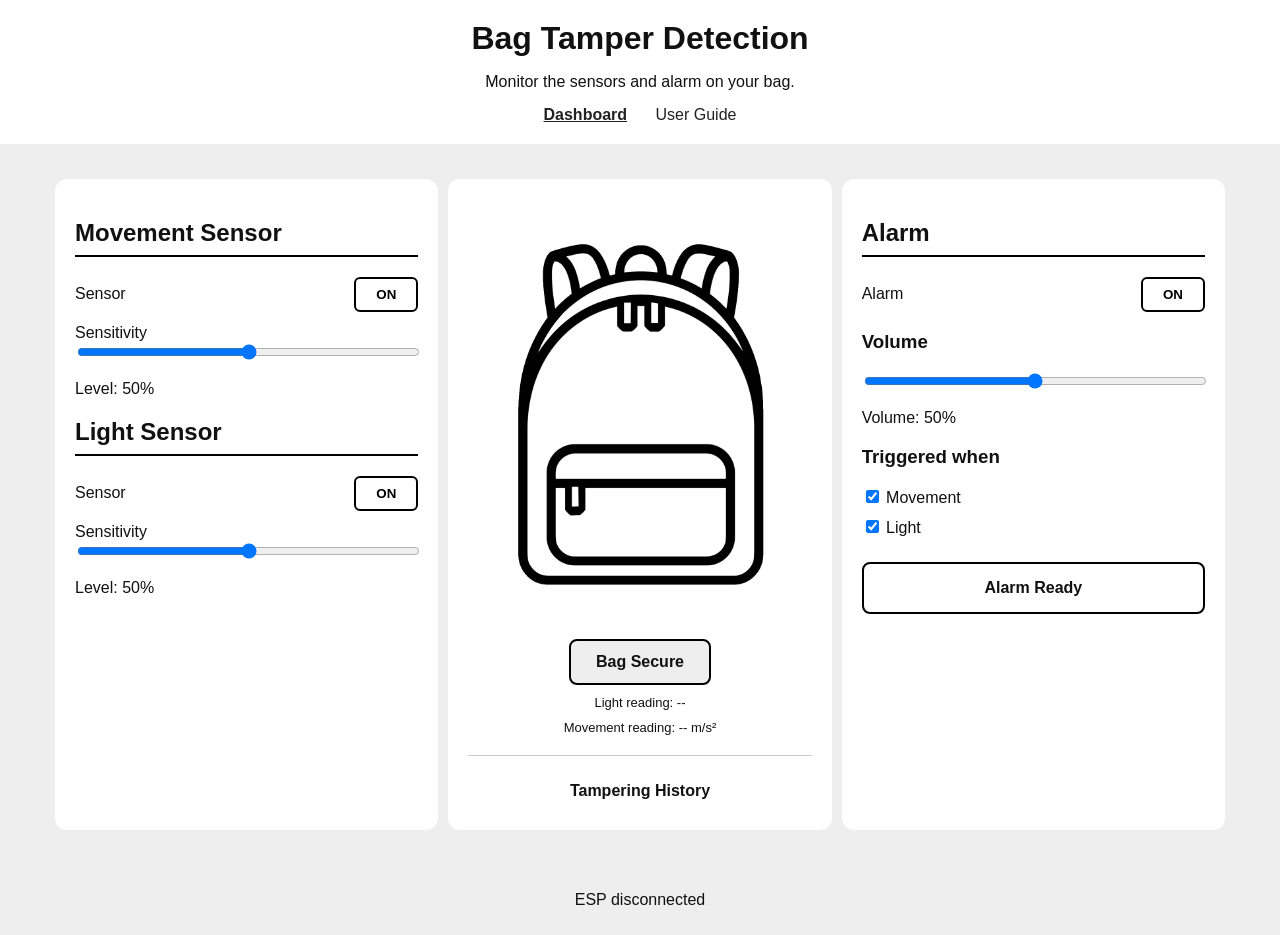
<file: index.html>
<!doctype html>
<html lang="en">
    <head>
        <!-- Set up the webpage and allow it to resize on different screens -->
        <meta charset="UTF-8" />
        <meta name="viewport" content="width=device-width, initial-scale=1.0" />
        <title>Bag Tamper Detection</title>

        <!-- Connect the HTML to the CSS file -->
        <link rel="stylesheet" href="style.css" />
    </head>

    <body>

        <!-- Display the title and description at the top -->
        <header>
            <h1 class="title">Bag Tamper Detection</h1>
            <p>Monitor the sensors and alarm on your bag.</p>

            <!-- Simple link to the second page explaining the system -->
            <nav>
                <a href="index.html" aria-current="page">Dashboard</a>
                <a href="guide.html">User Guide</a>
            </nav>
        </header>

        <!-- The main page has three sections for settings, bag status and alarm. -->

        <!-- Main container that uses Flexbox to arrange the sections -->
        <main class="flex-container">

            <!-- Settings for the movement and light sensors -->
            <div class="flex-item settings">

                <h2>Movement Sensor</h2>

                <!-- Button to turn the movement sensor on or off -->
                <div class="sensor-row">
                    <span>Sensor</span>
                    <button id="movementButton" onclick="toggleMovement()">ON</button>
                </div>

                <!-- Slider to change the movement sensitivity from 0 to 100 -->
                <label for="movementSensitivity">Sensitivity</label>

                <input
                    type="range"
                    id="movementSensitivity"
                    min="0"
                    max="100"
                    value="50"
                    oninput="updateMovementSensitivity(this)"
                    onchange="saveMovementSensitivity()"
                />

                <!-- Show the value selected on the slider -->
                <p>Level: <output id="movementValue">50</output>%</p>

                <h2>Light Sensor</h2>

                <!-- Button to turn the light sensor on or off -->
                <div class="sensor-row">
                    <span>Sensor</span>
                    <button id="lightButton" onclick="toggleLight()">ON</button>
                </div>

                <!-- Slider to change the light sensitivity -->
                <label for="lightSensitivity">Sensitivity</label>

                <input
                    type="range"
                    id="lightSensitivity"
                    min="0"
                    max="100"
                    value="50"
                    oninput="updateLightSensitivity(this)"
                    onchange="saveLightSensitivity()"
                />

                <!-- Display the current light sensitivity value -->
                <p>Level: <output id="lightValue">50</output>%</p>

            </div>

            <!-- Show the bag image in the centre of the webpage -->
            <div class="flex-item bag-section">

                <div class="bag-image">
                    <img src="backpack.png" alt="Bag">
                </div>

                <!-- Display whether the bag is secure or has been triggered -->
                <div id="bagStatus" class="bag-status">
                    Bag Secure
                </div>

                <!-- Show sensor readings sent from the ESP32 -->
                <p class="readings">
                    Light reading: <span id="lightReading">--</span>
                    
                </p>

                <p class="readings">
                    Movement reading:
                    <span id="movementReading">--</span> m/s²
                </p>

                <!-- Show the most recent times when tampering was detected -->
                <div class="history-section">
                    <h3>Tampering History</h3>
                    <ul id="tamperHistory"></ul>
                </div>
            </div>

            <!-- Controls for the alarm -->
            <div class="flex-item alarm">

                <h2>Alarm</h2>

                <!-- Button to turn the alarm setting on or off -->
                <div class="alarm-control">
                    <span>Alarm</span>
                    <button id="alarmButton" onclick="toggleAlarm()">ON</button>
                </div>

                <h3>Volume</h3>

                <!-- Slider for selecting the alarm volume -->
                <input
                    type="range"
                    id="volumeSlider"
                    min="0"
                    max="100"
                    value="50"
                    oninput="updateVolume(this)"
                    onchange="saveVolume()"
                />

                <!-- Show the selected volume percentage -->
                <p>Volume: <output id="volumeValue">50</output>%</p>

                <h3>Triggered when</h3>

                <!-- Checkboxes to choose which sensors can trigger the alarm -->
                <div class="trigger-list">

                    <label>
                        <input type="checkbox" id="movementTrigger" checked>
                        Movement
                    </label>

                    <label>
                        <input type="checkbox" id="lightTrigger" checked>
                        Light
                    </label>

                </div>

                <!-- Show whether the alarm is ready or turned off -->
                <div id="alarmStatus" class="alarm-status">
                    Alarm Ready
                </div>

            </div>

        </main>

        <!-- Show the connection status between the webpage and ESP32 -->
        <footer>
            <p id="connectionStatus">Connecting to ESP...</p>
        </footer>

        <!-- Connect the JavaScript file so the buttons and sliders work -->
        <script src="script.js"></script>

    </body>
</html>
</file>
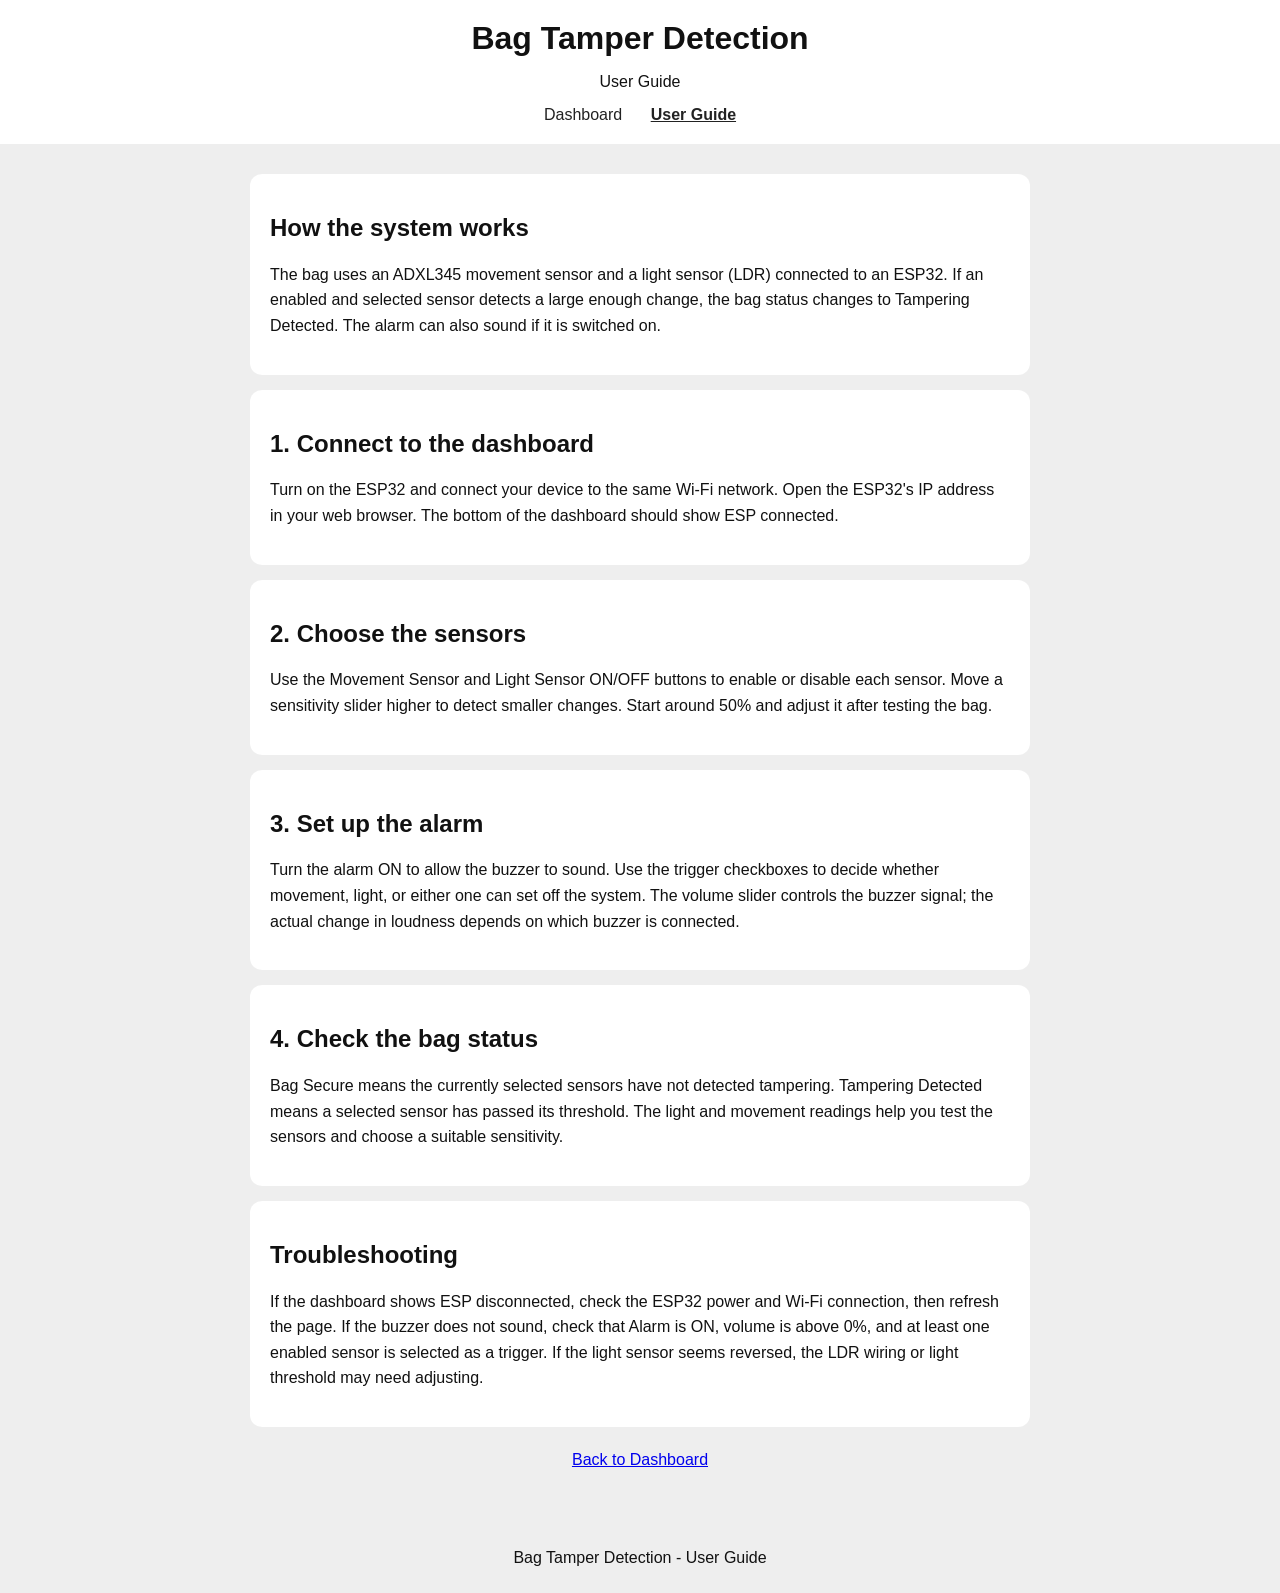
<file: guide.html>
<!doctype html>
<html lang="en">
    <head>
        <!-- Set up a second page using the same simple style as the dashboard -->
        <meta charset="UTF-8" />
        <meta name="viewport" content="width=device-width, initial-scale=1.0" />
        <title>User Guide - Bag Tamper Detection</title>
        <link rel="stylesheet" href="style.css" />
    </head>

    <body>

        <!-- This navigation allows the user to move between both webpages. -->
        <header>
            <h1 class="title">Bag Tamper Detection</h1>
            <p>User Guide</p>

            <nav>
                <a href="index.html">Dashboard</a>
                <a href="guide.html" aria-current="page">User Guide</a>
            </nav>
        </header>

        <!-- This page explains the controls in short sections for new users. -->
        <main class="guide-content">

            <section>
                <h2>How the system works</h2>
                <p>
                    The bag uses an ADXL345 movement sensor and a light
                    sensor (LDR) connected to an ESP32. If an enabled
                    and selected sensor detects a large enough change,
                    the bag status changes to Tampering Detected.
                    The alarm can also sound if it is switched on.
                </p>
            </section>

            <section>
                <h2>1. Connect to the dashboard</h2>
                <p>
                    Turn on the ESP32 and connect your device to the
                    same Wi-Fi network. Open the ESP32's IP address
                    in your web browser. The bottom of the dashboard
                    should show ESP connected.
                </p>
            </section>

            <section>
                <h2>2. Choose the sensors</h2>
                <p>
                    Use the Movement Sensor and Light Sensor ON/OFF
                    buttons to enable or disable each sensor.
                    Move a sensitivity slider higher to detect
                    smaller changes. Start around 50% and adjust
                    it after testing the bag.
                </p>
            </section>

            <section>
                <h2>3. Set up the alarm</h2>
                <p>
                    Turn the alarm ON to allow the buzzer to sound.
                    Use the trigger checkboxes to decide whether
                    movement, light, or either one can set off the system.
                    The volume slider controls the buzzer signal;
                    the actual change in loudness depends on which
                    buzzer is connected.
                </p>
            </section>

            <section>
                <h2>4. Check the bag status</h2>
                <p>
                    Bag Secure means the currently selected sensors
                    have not detected tampering. Tampering Detected
                    means a selected sensor has passed its threshold.
                    The light and movement readings help you test
                    the sensors and choose a suitable sensitivity.
                </p>
            </section>

            <section>
                <h2>Troubleshooting</h2>
                <p>
                    If the dashboard shows ESP disconnected, check
                    the ESP32 power and Wi-Fi connection, then refresh
                    the page. If the buzzer does not sound, check that
                    Alarm is ON, volume is above 0%, and at least
                    one enabled sensor is selected as a trigger.
                    If the light sensor seems reversed, the LDR wiring
                    or light threshold may need adjusting.
                </p>
            </section>

            <p class="back-link">
                <a href="index.html">Back to Dashboard</a>
            </p>

        </main>

        <footer>
            <p>Bag Tamper Detection - User Guide</p>
        </footer>

    </body>
</html>
</file>
<file: style.css>
/* Set the font and centre the text */
html {
    font-family: Verdana, Geneva, Tahoma, sans-serif;
    text-align: center;
}

/* Include padding and borders in the element's total size */
* {
    box-sizing: border-box;
}

/* Set the background colour and remove the default margin */
body {
    margin: 0;
    background-color: #eeeeee;
    color: #111111;
}

/* Style the top section of the webpage */
header {
    background-color: white;
    padding: 20px;
}

/* Set the size and spacing of the main title */
.title {
    margin: 0;
    font-size: 32px;
}

/* Remove the bottom space under the header paragraph */
header p {
    margin-bottom: 0;
}

/* Style the links between the dashboard and user guide */
nav {
    margin-top: 15px;
}

nav a {
    margin: 0 12px;
    color: #222222;
    text-decoration: none;
}

nav a:hover {
    text-decoration: underline;
}

/* Show which webpage the user is currently viewing */
nav a[aria-current="page"] {
    font-weight: bold;
    text-decoration: underline;
}

/* Use Flexbox to arrange the main sections */
.flex-container {
    display: flex;
    flex-wrap: wrap;
    max-width: 1200px;
    margin: 20px auto;
    padding: 10px;
}

/* Give each section a white background and space around its content */
.flex-item {
    background-color: white;
    padding: 20px;
    margin: 5px;
    border-radius: 12px;
    flex: 1;
    min-width: 250px;
}

/* Align the sensor settings to the left */
.settings {
    text-align: left;
}

/* Add a line underneath the settings headings */
.settings h2 {
    border-bottom: 2px solid black;
    padding-bottom: 8px;
}

/* Arrange the sensor names and buttons in a row */
.sensor-row,
.alarm-control {
    display: flex;
    justify-content: space-between;
    align-items: center;
    margin: 12px 0;
}

/* Style the buttons */
button {
    border: 2px solid black;
    background-color: white;
    padding: 8px 20px;
    border-radius: 6px;
    font-weight: bold;
    cursor: pointer;
}

/* Change the button background when the mouse is over it */
button:hover {
    background-color: #dddddd;
}

/* Make the sliders fill the available width */
input[type="range"] {
    width: 100%;
}

/* Centre the bag image and its section content */
.bag-section {
    display: flex;
    flex-direction: column;
    align-items: center;
    justify-content: center;
}

/* Set the size of the area containing the bag image */
.bag-image {
    width: 100%;
    max-width: 360px;
    height: 430px;
    display: flex;
    justify-content: center;
    align-items: center;
}

/* Make the image fit inside its container without stretching */
.bag-image img {
    width: 100%;
    max-height: 100%;
    object-fit: contain;
}

/* Style the status message shown underneath the bag */
.bag-status {
    border: 2px solid black;
    border-radius: 8px;
    padding: 12px 25px;
    margin-top: 10px;
    font-weight: bold;
    background-color: #eeeeee;
}

/* Turn the bag status red when tampering is detected */
.bag-status.warning {
    background-color: #ffcccc;
    border-color: #cc3333;
    color: #990000;
}

/* Show the light and movement readings under the bag */
.readings {
    font-size: 13px;
    margin: 10px 0 0;
}

/* Align the alarm settings to the left */
.alarm {
    text-align: left;
}

/* Add a line underneath the alarm heading */
.alarm h2 {
    border-bottom: 2px solid black;
    padding-bottom: 8px;
}

/* Stack the alarm trigger options vertically */
.trigger-list {
    display: flex;
    flex-direction: column;
    gap: 10px;
}

/* Show that the trigger options can be clicked */
.trigger-list label {
    cursor: pointer;
}

/* Style the alarm status message */
.alarm-status {
    text-align: center;
    border: 2px solid black;
    border-radius: 8px;
    padding: 15px;
    margin-top: 25px;
    font-weight: bold;
}

/* Add space around the connection message at the bottom */
footer {
    text-align: center;
    padding: 10px;
}

/* Keep the user guide centred and easy to read */
.guide-content {
    max-width: 800px;
    margin: 20px auto;
    padding: 10px;
}

/* Give each guide section a white background */
.guide-content section {
    background: white;
    padding: 20px;
    margin-bottom: 15px;
    border-radius: 12px;
    text-align: left;
}

/* Make the instructions easier to read */
.guide-content p {
    line-height: 1.6;
}

/* Add space around the link back to the dashboard */
.back-link {
    margin: 20px 0;
}

/* Style the history section underneath the bag */
.history-section {
    width: 100%;
    margin-top: 20px;
    padding-top: 10px;
    border-top: 1px solid #cccccc;
}

/* Style the heading above the recorded events */
.history-section h3 {
    font-size: 16px;
    margin-bottom: 10px;
}

/* Keep the history list simple and easy to read */
.history-section ul {
    list-style: none;
    padding: 0;
    margin: 0;
}

/* Add spacing between each recorded event */
.history-section li {
    padding: 7px;
    border-bottom: 1px solid #dddddd;
    font-size: 13px;
}

/* Adjust the layout for smaller screens */
@media (max-width: 700px) {
    /* Make each section take up the full width */
    .flex-item {
        flex: 100%;
    }

    /* Move the bag section above the other sections */
    .bag-section {
        order: -1;
    }

    /* Make the bag image area shorter */
    .bag-image {
        height: 350px;
    }

    /* Make the title smaller so it fits on the screen */
    .title {
        font-size: 25px;
    }
}
</file>
